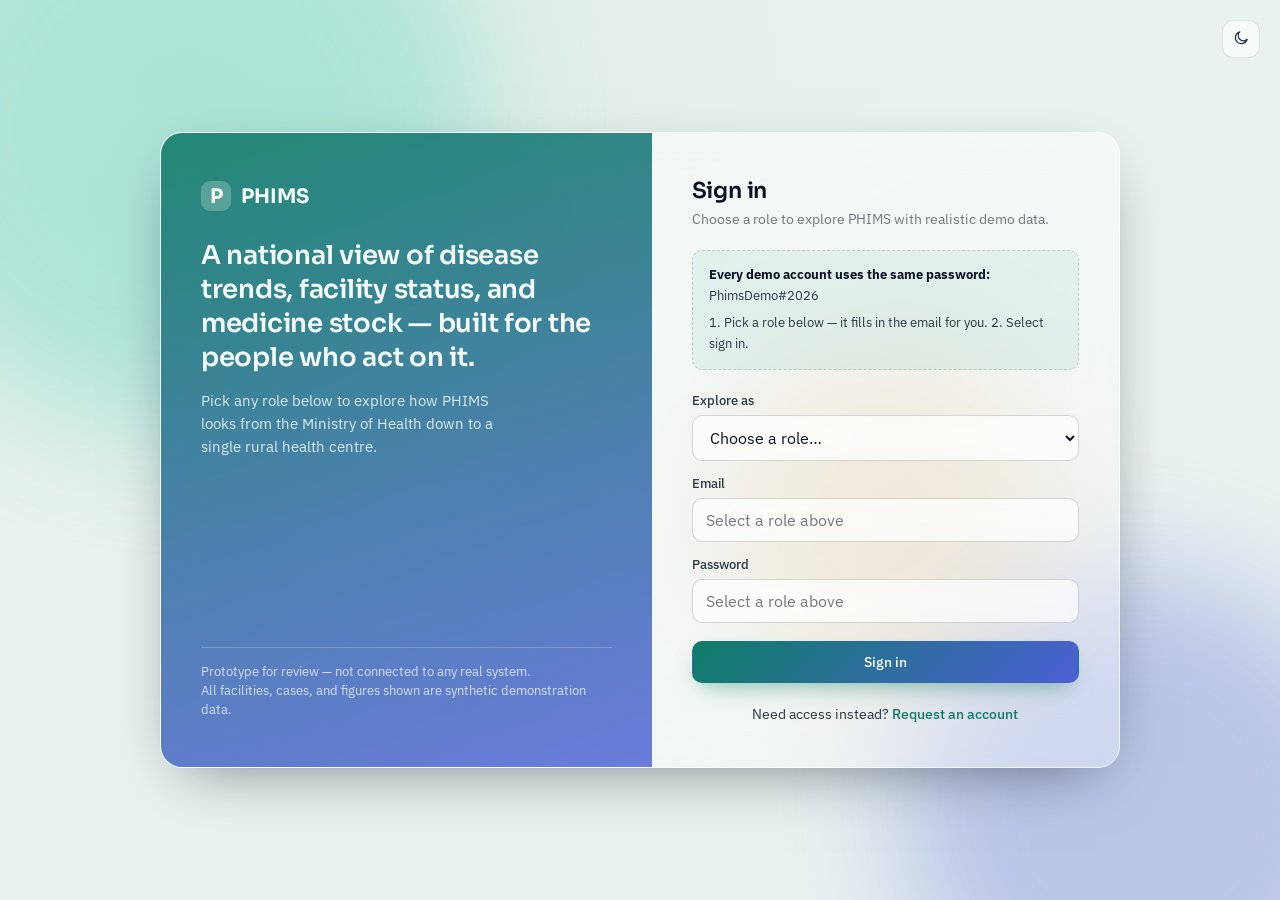
<file: index.html>
<!doctype html>
<html lang="en">
<head>
<meta charset="utf-8" />
<meta name="viewport" content="width=device-width, initial-scale=1" />
<title>Sign in — PHIMS</title>
<meta name="description" content="PHIMS prototype — demo sign-in. Synthetic data only." />
<link rel="icon" href="data:," />
<link rel="stylesheet" href="css/styles.css" />
</head>
<body>
<div class="field"><div class="blob a"></div><div class="blob b"></div><div class="blob c"></div></div>

<button class="icon-btn theme-toggle-floating" id="themeFloat" type="button" aria-label="Toggle dark mode">
  <span id="themeFloatIcon"></span>
</button>

<main class="auth-shell">
  <div class="auth-card glass-hero">
    <section class="auth-side">
      <div>
        <div class="wordmark">
          <span style="width:30px;height:30px;border-radius:9px;background:rgba(255,255,255,0.22);display:grid;place-items:center;">P</span>
          PHIMS
        </div>
        <h1>A national view of disease trends, facility status, and medicine stock — built for the people who act on it.</h1>
        <p class="lede">Pick any role below to explore how PHIMS looks from the Ministry of Health down to a single rural health centre.</p>
      </div>
      <div class="stamp">
        Prototype for review — not connected to any real system.<br />
        All facilities, cases, and figures shown are synthetic demonstration data.
      </div>
    </section>

    <section class="auth-form-pane">
      <div>
        <h2>Sign in</h2>
        <p class="sub">Choose a role to explore PHIMS with realistic demo data.</p>
      </div>

      <div class="demo-box">
        <strong>Every demo account uses the same password:</strong> PhimsDemo#2026
        <div class="steps">1. Pick a role below — it fills in the email for you. 2. Select sign in.</div>
      </div>

      <div id="bannerError" class="banner banner-error">
        <span id="bannerErrorIcon"></span>
        <span id="bannerErrorText"></span>
      </div>

      <form id="credStep">
        <div class="field-group" style="margin-bottom:14px;">
          <label for="roleSelect">Explore as</label>
          <select id="roleSelect" required>
            <option value="" disabled selected>Choose a role…</option>
          </select>
        </div>
        <div class="field-group" style="margin-bottom:14px;">
          <label for="email">Email</label>
          <input id="email" type="email" placeholder="Select a role above" autocomplete="username" />
        </div>
        <div class="field-group" style="margin-bottom:18px;">
          <label for="password">Password</label>
          <input id="password" type="password" placeholder="Select a role above" autocomplete="current-password" />
        </div>
        <button type="submit" class="btn btn-primary btn-block">Sign in</button>
      </form>

      <form id="mfaStep" style="display:none;">
        <div class="demo-box" style="margin-bottom:14px;">
          This role requires a verification code. Demo code: <strong>123456</strong>
        </div>
        <div class="field-group" style="margin-bottom:18px;">
          <label for="mfaCode">6-digit code</label>
          <input id="mfaCode" type="text" inputmode="numeric" maxlength="6" placeholder="123456" autocomplete="one-time-code" />
        </div>
        <button type="submit" class="btn btn-primary btn-block">Verify and continue</button>
        <button type="button" class="btn btn-ghost btn-block" id="mfaBack" style="margin-top:10px;">Back</button>
      </form>

      <p class="auth-footer-link">Need access instead? <a href="signup.html">Request an account</a></p>
    </section>
  </div>
</main>

<script src="js/data.js"></script>
<script src="js/icons.js"></script>
<script src="js/theme.js"></script>
<script src="js/auth.js"></script>
<script src="js/login.js"></script>
</body>
</html>
</file>
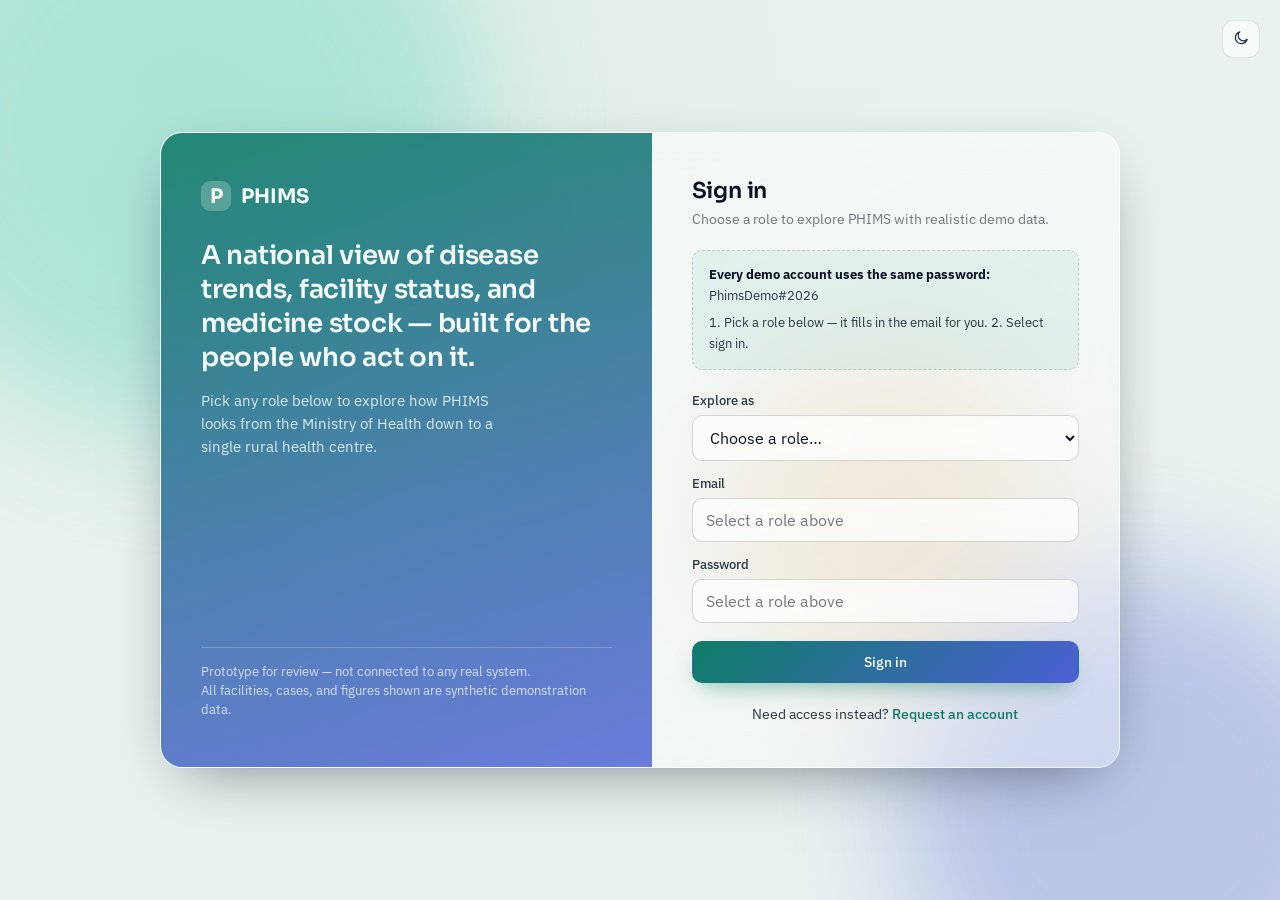
<file: app.html>
<!doctype html>
<html lang="en">
<head>
<meta charset="utf-8" />
<meta name="viewport" content="width=device-width, initial-scale=1" />
<title>PHIMS</title>
<link rel="icon" href="data:," />
<link rel="stylesheet" href="css/styles.css" />
</head>
<body>
<div class="field"></div>

<div class="app-shell" id="appShell">
  <nav class="nav-rail" id="navRail">
    <div class="nav-brand">
      <span class="mark">P</span>
      <span class="word">PHIMS</span>
    </div>
    <div id="navLinks"></div>
    <div class="nav-spacer"></div>
    <div class="nav-foot">
      <div class="nav-scope" id="navScope"></div>
      <button class="collapse-btn" id="collapseBtn" type="button">
        <span id="collapseIcon"></span>
        <span id="collapseLabel">Collapse</span>
      </button>
    </div>
  </nav>

  <div class="main-col">
    <header class="topbar">
      <button class="icon-btn" id="mobileMenuBtn" type="button" aria-label="Open menu" style="display:none;">
        <span id="mobileMenuIcon"></span>
      </button>
      <span class="chip scope-chip" id="scopeChip"></span>
      <div class="search">
        <span id="searchIcon"></span>
        <input type="text" id="globalSearch" placeholder="Search facilities, cases, reports…" />
      </div>
      <div class="topbar-spacer"></div>
      <button class="theme-switch" id="themeSwitch" type="button" aria-label="Toggle dark mode">
        <span id="themeSwitchIconLeft" style="display:flex;"></span>
        <span class="track"><span class="thumb"></span></span>
        <span id="themeSwitchIconRight" style="display:flex;"></span>
      </button>
      <button class="icon-btn" id="logoutBtn" type="button" aria-label="Sign out">
        <span id="logoutIcon"></span>
      </button>
      <div class="user-menu">
        <span class="avatar" id="userAvatar"></span>
        <span>
          <div class="u-name" id="userName"></div>
          <div class="u-role" id="userRole"></div>
        </span>
      </div>
    </header>

    <main class="content" id="viewRoot"></main>
  </div>
</div>

<div class="modal-backdrop" id="modalBackdrop">
  <div class="modal glass" id="modalBody"></div>
</div>
<div class="toast-stack" id="toastStack"></div>

<script src="js/data.js"></script>
<script src="js/icons.js"></script>
<script src="js/theme.js"></script>
<script src="js/auth.js"></script>
<script src="js/charts.js"></script>
<script src="js/views.js"></script>
<script src="js/app.js"></script>
</body>
</html>
</file>
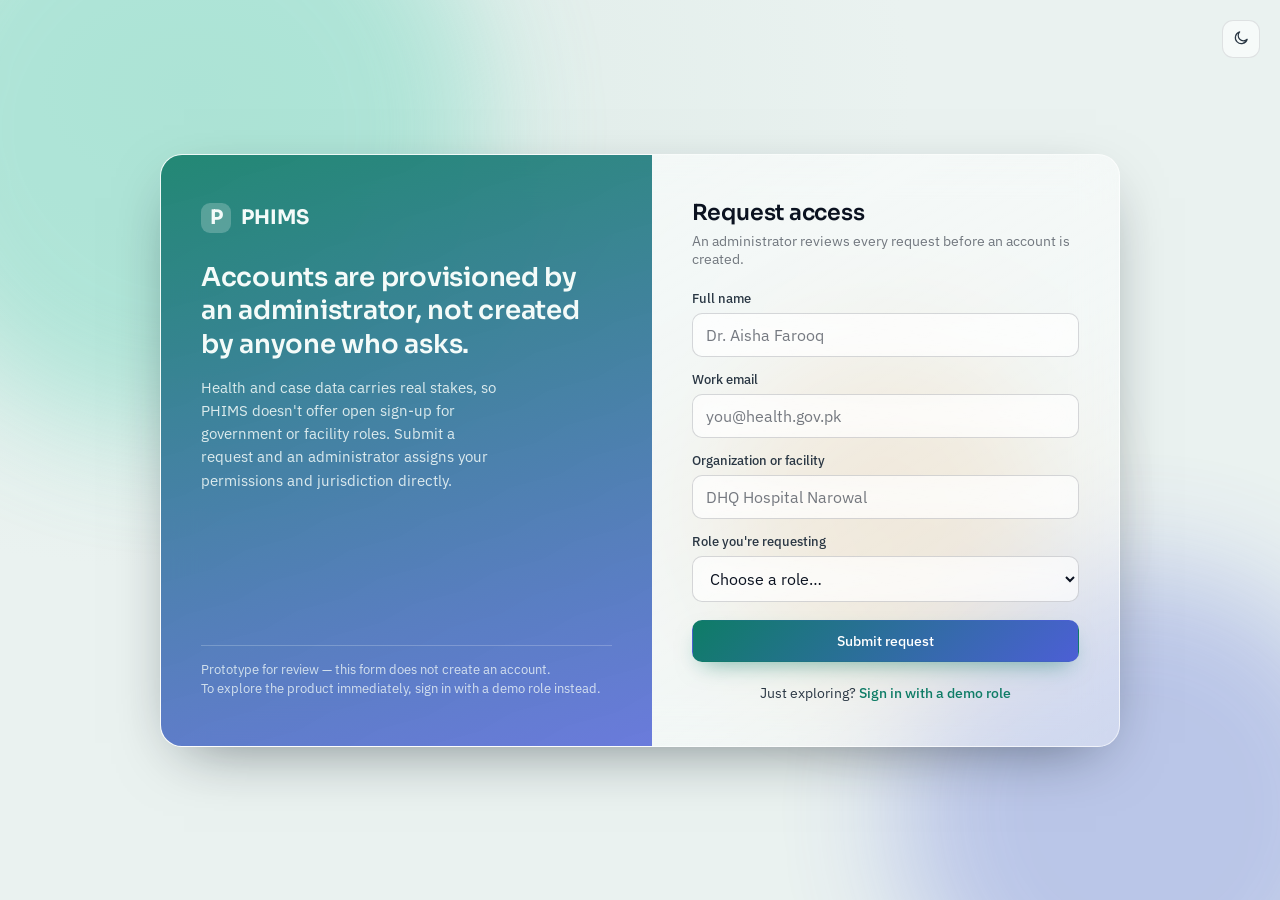
<file: signup.html>
<!doctype html>
<html lang="en">
<head>
<meta charset="utf-8" />
<meta name="viewport" content="width=device-width, initial-scale=1" />
<title>Request access — PHIMS</title>
<link rel="icon" href="data:," />
<link rel="stylesheet" href="css/styles.css" />
</head>
<body>
<div class="field"><div class="blob a"></div><div class="blob b"></div><div class="blob c"></div></div>

<button class="icon-btn theme-toggle-floating" id="themeFloat" type="button" aria-label="Toggle dark mode">
  <span id="themeFloatIcon"></span>
</button>

<main class="auth-shell">
  <div class="auth-card glass-hero">
    <section class="auth-side">
      <div>
        <div class="wordmark">
          <span style="width:30px;height:30px;border-radius:9px;background:rgba(255,255,255,0.22);display:grid;place-items:center;">P</span>
          PHIMS
        </div>
        <h1>Accounts are provisioned by an administrator, not created by anyone who asks.</h1>
        <p class="lede">Health and case data carries real stakes, so PHIMS doesn't offer open sign-up for government or facility roles. Submit a request and an administrator assigns your permissions and jurisdiction directly.</p>
      </div>
      <div class="stamp">
        Prototype for review — this form does not create an account.<br />
        To explore the product immediately, sign in with a demo role instead.
      </div>
    </section>

    <section class="auth-form-pane">
      <div>
        <h2>Request access</h2>
        <p class="sub">An administrator reviews every request before an account is created.</p>
      </div>

      <div id="successBanner" class="banner banner-success">
        <span id="successIcon"></span>
        <span>Request submitted. An administrator will review it and, if approved, send an invitation to the email you gave.</span>
      </div>

      <form id="requestForm">
        <div class="field-row" style="margin-bottom:14px;">
          <div class="field-group">
            <label for="fullName">Full name</label>
            <input id="fullName" type="text" placeholder="Dr. Aisha Farooq" required />
          </div>
        </div>
        <div class="field-group" style="margin-bottom:14px;">
          <label for="workEmail">Work email</label>
          <input id="workEmail" type="email" placeholder="you@health.gov.pk" required />
        </div>
        <div class="field-group" style="margin-bottom:14px;">
          <label for="org">Organization or facility</label>
          <input id="org" type="text" placeholder="DHQ Hospital Narowal" required />
        </div>
        <div class="field-group" style="margin-bottom:18px;">
          <label for="roleWanted">Role you're requesting</label>
          <select id="roleWanted" required>
            <option value="" disabled selected>Choose a role…</option>
          </select>
        </div>
        <button type="submit" class="btn btn-primary btn-block" id="submitBtn">Submit request</button>
      </form>

      <p class="auth-footer-link">Just exploring? <a href="index.html">Sign in with a demo role</a></p>
    </section>
  </div>
</main>

<script src="js/data.js"></script>
<script src="js/icons.js"></script>
<script src="js/theme.js"></script>
<script src="js/auth.js"></script>
<script src="js/signup.js"></script>
</body>
</html>
</file>
<file: css/styles.css>
@import url("https://fonts.googleapis.com/css2?family=Sora:wght@500;600;700&family=IBM+Plex+Sans:wght@400;500;600&family=IBM+Plex+Mono:wght@400;500&display=swap");

/* ======================================================================
   Tokens
   ====================================================================== */
:root {
  --font-display: "Sora", ui-sans-serif, system-ui, -apple-system, "Segoe UI", sans-serif;
  --font-body: "IBM Plex Sans", ui-sans-serif, system-ui, -apple-system, "Segoe UI", sans-serif;
  --font-mono: "IBM Plex Mono", ui-monospace, SFMono-Regular, Menlo, monospace;

  --teal-700: #0b6354;
  --teal-600: #0e7c66;
  --teal-400: #3fae92;
  --teal-300: #6fd9c0;
  --teal-200: #a9ecd9;

  --amber-600: #b5731f;
  --amber-500: #d98a2b;
  --amber-300: #f0bf7c;

  --rose-600: #a52d3c;
  --rose-500: #c23b4b;
  --rose-300: #e895a0;

  --indigo-500: #4c5fd5;
  --indigo-300: #a7b1ef;

  --radius-sm: 10px;
  --radius-md: 16px;
  --radius-lg: 22px;
  --shadow-ambient: 0 20px 60px -24px rgba(8, 20, 30, 0.55);

  --nav-w: 258px;
  --nav-w-collapsed: 84px;
  --topbar-h: 72px;

  color-scheme: light;
  --ink: #0b1220;
  --ink-soft: #2a3744;
  --paper-0: #dcebe7;
  --paper-1: #eaf2f0;
  --paper-2: #f6faf8;
  --line: rgba(11, 18, 32, 0.1);
  --line-strong: rgba(11, 18, 32, 0.16);

  --glass-nav-bg: rgba(255, 255, 255, 0.55);
  --glass-nav-border: rgba(255, 255, 255, 0.65);
  --glass-panel-bg: rgba(255, 255, 255, 0.46);
  --glass-panel-border: rgba(255, 255, 255, 0.6);
  --glass-hero-bg: linear-gradient(150deg, rgba(255, 255, 255, 0.62), rgba(255, 255, 255, 0.32));
  --glass-table-bg: rgba(255, 255, 255, 0.58);
  --glass-blur: blur(22px);
  --glass-blur-soft: blur(14px);

  --text-1: var(--ink);
  --text-2: var(--ink-soft);
  --text-3: rgba(11, 18, 32, 0.56);

  --blob-a: rgba(111, 217, 192, 0.55);
  --blob-b: rgba(76, 95, 213, 0.38);
  --blob-c: rgba(217, 138, 43, 0.28);
}

:root[data-theme="dark"] {
  color-scheme: dark;
  --ink: #e9f1ee;
  --ink-soft: #b9c7cf;
  --paper-0: #070c15;
  --paper-1: #0b1220;
  --paper-2: #121a2b;
  --line: rgba(233, 241, 238, 0.1);
  --line-strong: rgba(233, 241, 238, 0.18);

  --glass-nav-bg: rgba(14, 20, 34, 0.6);
  --glass-nav-border: rgba(255, 255, 255, 0.08);
  --glass-panel-bg: rgba(20, 28, 46, 0.5);
  --glass-panel-border: rgba(255, 255, 255, 0.08);
  --glass-hero-bg: linear-gradient(150deg, rgba(36, 48, 74, 0.55), rgba(20, 28, 46, 0.3));
  --glass-table-bg: rgba(16, 23, 38, 0.6);
  --glass-blur: blur(26px);
  --glass-blur-soft: blur(16px);

  --text-1: var(--ink);
  --text-2: var(--ink-soft);
  --text-3: rgba(233, 241, 238, 0.56);

  --blob-a: rgba(63, 174, 146, 0.4);
  --blob-b: rgba(76, 95, 213, 0.38);
  --blob-c: rgba(194, 59, 75, 0.22);
}

@media (prefers-color-scheme: dark) {
  :root:not([data-theme="light"]) {
    color-scheme: dark;
    --ink: #e9f1ee; --ink-soft: #b9c7cf;
    --paper-0: #070c15; --paper-1: #0b1220; --paper-2: #121a2b;
    --line: rgba(233, 241, 238, 0.1); --line-strong: rgba(233, 241, 238, 0.18);
    --glass-nav-bg: rgba(14, 20, 34, 0.6); --glass-nav-border: rgba(255, 255, 255, 0.08);
    --glass-panel-bg: rgba(20, 28, 46, 0.5); --glass-panel-border: rgba(255, 255, 255, 0.08);
    --glass-hero-bg: linear-gradient(150deg, rgba(36, 48, 74, 0.55), rgba(20, 28, 46, 0.3));
    --glass-table-bg: rgba(16, 23, 38, 0.6);
    --text-1: var(--ink); --text-2: var(--ink-soft); --text-3: rgba(233, 241, 238, 0.56);
    --blob-a: rgba(63, 174, 146, 0.4); --blob-b: rgba(76, 95, 213, 0.38); --blob-c: rgba(194, 59, 75, 0.22);
  }
  :root:not([data-theme="light"]) .theme-switch .thumb { transform: translateX(18px); }
}

/* ======================================================================
   Reset & base
   ====================================================================== */
* { box-sizing: border-box; }
html, body { height: 100%; }
body {
  margin: 0;
  font-family: var(--font-body);
  color: var(--text-1);
  background: var(--paper-1);
  -webkit-font-smoothing: antialiased;
  text-rendering: optimizeLegibility;
}
h1, h2, h3, h4 { font-family: var(--font-display); font-weight: 600; margin: 0; letter-spacing: -0.01em; }
p { margin: 0; }
a { color: inherit; }
button, input, select { font-family: inherit; font-size: inherit; color: inherit; }
::selection { background: var(--teal-300); color: var(--ink); }

:focus-visible {
  outline: 2px solid var(--teal-500, var(--teal-600));
  outline-offset: 2px;
  border-radius: 6px;
}

@media (prefers-reduced-motion: reduce) {
  *, *::before, *::after { animation-duration: 0.01ms !important; animation-iteration-count: 1 !important; transition-duration: 0.01ms !important; }
}

/* ======================================================================
   Background field (ambient gradient, used on auth + as app backdrop)
   ====================================================================== */
.field {
  position: fixed; inset: 0; z-index: -1; overflow: hidden;
  background: radial-gradient(1200px 800px at 15% 10%, var(--paper-0), var(--paper-1) 60%);
}
.field .blob { position: absolute; border-radius: 50%; filter: blur(60px); opacity: 0.8; }
.field .blob.a { width: 48vw; height: 48vw; background: var(--blob-a); top: -14vw; left: -10vw; animation: drift-a 34s ease-in-out infinite; }
.field .blob.b { width: 38vw; height: 38vw; background: var(--blob-b); bottom: -12vw; right: -8vw; animation: drift-b 40s ease-in-out infinite; }
.field .blob.c { width: 26vw; height: 26vw; background: var(--blob-c); top: 38%; right: 18%; animation: drift-c 28s ease-in-out infinite; }
@keyframes drift-a { 0%,100% { transform: translate(0,0) scale(1);} 50% { transform: translate(4vw, 3vw) scale(1.08);} }
@keyframes drift-b { 0%,100% { transform: translate(0,0) scale(1);} 50% { transform: translate(-3vw, -4vw) scale(1.05);} }
@keyframes drift-c { 0%,100% { transform: translate(0,0) scale(1);} 50% { transform: translate(-2vw, 3vw) scale(0.95);} }

/* ======================================================================
   Glass surfaces
   ====================================================================== */
.glass {
  background: var(--glass-panel-bg);
  border: 1px solid var(--glass-panel-border);
  backdrop-filter: var(--glass-blur);
  -webkit-backdrop-filter: var(--glass-blur);
  border-radius: var(--radius-md);
  box-shadow: var(--shadow-ambient);
}
.glass-soft {
  background: var(--glass-table-bg);
  border: 1px solid var(--line);
  backdrop-filter: var(--glass-blur-soft);
  -webkit-backdrop-filter: var(--glass-blur-soft);
  border-radius: var(--radius-md);
}
.glass-hero {
  background: var(--glass-hero-bg);
  border: 1px solid var(--glass-panel-border);
  backdrop-filter: var(--glass-blur);
  -webkit-backdrop-filter: var(--glass-blur);
  border-radius: var(--radius-lg);
  box-shadow: var(--shadow-ambient);
}

/* ======================================================================
   Auth screens
   ====================================================================== */
.auth-shell { min-height: 100vh; display: grid; place-items: center; padding: 24px; }
.auth-card {
  width: min(960px, 100%);
  display: grid; grid-template-columns: 1.05fr 1fr;
  border-radius: var(--radius-lg);
  overflow: hidden;
}
.auth-card > * { min-width: 0; }
.auth-side {
  padding: 48px 40px;
  display: flex; flex-direction: column; justify-content: space-between;
  background: linear-gradient(165deg, rgba(14, 124, 102, 0.9), rgba(76, 95, 213, 0.82));
  color: #f4fbf9;
  position: relative;
}
.auth-side .wordmark { display: flex; align-items: center; gap: 10px; font-family: var(--font-display); font-weight: 700; font-size: 20px; }
.auth-side h1 { font-size: 26px; line-height: 1.3; margin-top: 28px; }
.auth-side p.lede { margin-top: 14px; font-size: 14.5px; line-height: 1.6; color: rgba(244, 251, 249, 0.86); max-width: 34ch; }
.auth-side .stamp { font-size: 12.5px; color: rgba(244, 251, 249, 0.78); border-top: 1px solid rgba(244, 251, 249, 0.22); padding-top: 14px; line-height: 1.5; }

.auth-form-pane { padding: 44px 40px; display: flex; flex-direction: column; gap: 22px; }
.auth-form-pane h2 { font-size: 22px; }
.auth-form-pane .sub { color: var(--text-3); font-size: 13.5px; margin-top: 6px; }

.demo-box {
  border-radius: var(--radius-sm);
  border: 1px dashed var(--line-strong);
  padding: 14px 16px;
  font-size: 13px;
  color: var(--text-2);
  background: color-mix(in oklab, var(--teal-400) 10%, transparent);
  line-height: 1.6;
}
.demo-box strong { color: var(--text-1); }
.demo-box .steps { margin-top: 6px; }

.role-select { display: flex; flex-direction: column; gap: 8px; }
.role-select select { width: 100%; }

.field-group { display: flex; flex-direction: column; gap: 6px; }
.field-group label { font-size: 13px; font-weight: 500; color: var(--text-2); }
.field-group input, .field-group select {
  width: 100%; min-width: 0;
  padding: 11px 13px; border-radius: var(--radius-sm);
  border: 1px solid var(--line-strong);
  background: var(--glass-table-bg);
  backdrop-filter: var(--glass-blur-soft);
  color: var(--text-1);
}
.field-group input::placeholder { color: var(--text-3); }
.field-row { display: flex; gap: 12px; }
.field-row > * { flex: 1; }

.btn {
  display: inline-flex; align-items: center; justify-content: center; gap: 8px;
  padding: 11px 18px; border-radius: var(--radius-sm);
  border: 1px solid transparent; cursor: pointer;
  font-weight: 500; font-size: 14px; white-space: nowrap;
  transition: transform 0.15s ease, box-shadow 0.15s ease, background 0.15s ease;
}
.btn:active { transform: translateY(1px); }
.btn-primary { background: linear-gradient(135deg, var(--teal-600), var(--indigo-500)); color: #fff; box-shadow: 0 10px 24px -10px rgba(14, 124, 102, 0.6); }
.btn-primary:hover { box-shadow: 0 14px 30px -10px rgba(14, 124, 102, 0.7); }
.btn-ghost { background: transparent; border-color: var(--line-strong); color: var(--text-1); }
.btn-ghost:hover { background: var(--glass-panel-bg); }
.btn-sm { padding: 7px 12px; font-size: 13px; border-radius: 9px; }
.btn-block { width: 100%; }
.btn[disabled] { opacity: 0.55; cursor: not-allowed; }

.auth-footer-link { font-size: 13.5px; color: var(--text-2); text-align: center; }
.auth-footer-link a { color: var(--teal-600); font-weight: 500; text-decoration: none; }
:root[data-theme="dark"] .auth-footer-link a { color: var(--teal-300); }

.banner {
  border-radius: var(--radius-sm); padding: 12px 14px; font-size: 13.5px; line-height: 1.5;
  display: none; gap: 8px; align-items: flex-start;
}
.banner.show { display: flex; }
.banner-error { background: color-mix(in oklab, var(--rose-500) 16%, transparent); border: 1px solid color-mix(in oklab, var(--rose-500) 40%, transparent); color: var(--rose-600); }
.banner-success { background: color-mix(in oklab, var(--teal-500,var(--teal-600)) 16%, transparent); border: 1px solid color-mix(in oklab, var(--teal-600) 40%, transparent); color: var(--teal-700); }
:root[data-theme="dark"] .banner-error { color: var(--rose-300); }
:root[data-theme="dark"] .banner-success { color: var(--teal-300); }

.chip { display: inline-flex; align-items: center; gap: 6px; padding: 4px 10px; border-radius: 999px; font-size: 12.5px; font-weight: 500; background: var(--glass-table-bg); border: 1px solid var(--line); color: var(--text-2); }
.theme-toggle-floating { position: fixed; top: 20px; right: 20px; z-index: 5; }

/* ======================================================================
   App shell
   ====================================================================== */
.app-shell { display: grid; grid-template-columns: var(--nav-w) 1fr; min-height: 100vh; }
.app-shell.collapsed { grid-template-columns: var(--nav-w-collapsed) 1fr; }

.nav-rail {
  background: var(--glass-nav-bg);
  border-right: 1px solid var(--glass-nav-border);
  backdrop-filter: var(--glass-blur);
  -webkit-backdrop-filter: var(--glass-blur);
  display: flex; flex-direction: column;
  padding: 18px 14px; gap: 6px;
  position: sticky; top: 0; height: 100vh; overflow-y: auto;
}
.nav-brand { display: flex; align-items: center; gap: 10px; padding: 8px 10px 18px; }
.nav-brand .mark { width: 34px; height: 34px; border-radius: 10px; background: linear-gradient(135deg, var(--teal-600), var(--indigo-500)); display: grid; place-items: center; color: #fff; font-family: var(--font-display); font-weight: 700; font-size: 14px; flex-shrink: 0; }
.nav-brand .word { font-family: var(--font-display); font-weight: 700; font-size: 17px; white-space: nowrap; overflow: hidden; }
.collapsed .nav-brand .word, .collapsed .nav-label, .collapsed .nav-scope { display: none; }

.nav-link {
  display: flex; align-items: center; gap: 12px;
  padding: 10px 12px; border-radius: var(--radius-sm);
  color: var(--text-2); text-decoration: none; font-size: 13.5px; font-weight: 500;
  cursor: pointer; border: 1px solid transparent;
  transition: background 0.15s ease, color 0.15s ease;
}
.nav-link svg { width: 18px; height: 18px; flex-shrink: 0; }
.nav-link:hover { background: var(--glass-table-bg); color: var(--text-1); }
.nav-link.active { background: color-mix(in oklab, var(--teal-500,var(--teal-600)) 16%, transparent); border-color: color-mix(in oklab, var(--teal-600) 30%, transparent); color: var(--text-1); }
.nav-link.active svg { color: var(--teal-600); }
:root[data-theme="dark"] .nav-link.active svg { color: var(--teal-300); }

.nav-spacer { flex: 1; }
.nav-foot { border-top: 1px solid var(--line); padding-top: 12px; margin-top: 8px; }
.nav-scope { font-size: 11.5px; color: var(--text-3); padding: 0 10px 8px; line-height: 1.5; }
.collapse-btn { display: flex; align-items: center; justify-content: center; gap: 8px; width: 100%; padding: 8px; border-radius: var(--radius-sm); border: 1px solid var(--line); background: transparent; color: var(--text-3); cursor: pointer; font-size: 12px; }
.collapse-btn:hover { background: var(--glass-table-bg); color: var(--text-1); }

.main-col { display: flex; flex-direction: column; min-width: 0; }
.topbar {
  height: var(--topbar-h); position: sticky; top: 0; z-index: 3;
  display: flex; align-items: center; gap: 16px; padding: 0 28px;
  background: var(--glass-panel-bg); border-bottom: 1px solid var(--line);
  backdrop-filter: var(--glass-blur-soft); -webkit-backdrop-filter: var(--glass-blur-soft);
}
.topbar .scope-chip { font-weight: 500; }
.topbar .search { flex: 1; max-width: 360px; position: relative; }
.topbar .search input { width: 100%; padding: 9px 12px 9px 34px; border-radius: 999px; border: 1px solid var(--line-strong); background: var(--glass-table-bg); font-size: 13px; }
.topbar .search svg { position: absolute; left: 11px; top: 50%; transform: translateY(-50%); width: 15px; height: 15px; color: var(--text-3); }
.topbar-spacer { flex: 1; }
.icon-btn { width: 38px; height: 38px; border-radius: 11px; border: 1px solid var(--line); background: var(--glass-table-bg); display: grid; place-items: center; cursor: pointer; color: var(--text-2); }
.icon-btn:hover { color: var(--text-1); }
.icon-btn svg { width: 17px; height: 17px; }

.theme-switch { display: inline-flex; align-items: center; gap: 8px; border: 1px solid var(--line); border-radius: 999px; padding: 4px; background: var(--glass-table-bg); cursor: pointer; }
.theme-switch .track { width: 40px; height: 22px; border-radius: 999px; background: var(--line-strong); position: relative; transition: background 0.2s ease; }
.theme-switch .thumb { position: absolute; top: 2px; left: 2px; width: 18px; height: 18px; border-radius: 50%; background: linear-gradient(135deg, var(--teal-600), var(--indigo-500)); transition: transform 0.2s ease; }
:root[data-theme="dark"] .theme-switch .thumb { transform: translateX(18px); }

.user-menu { display: flex; align-items: center; gap: 10px; cursor: pointer; padding: 5px 10px 5px 5px; border-radius: 999px; border: 1px solid var(--line); background: var(--glass-table-bg); }
.avatar { width: 28px; height: 28px; border-radius: 50%; background: linear-gradient(135deg, var(--amber-500), var(--rose-500)); display: grid; place-items: center; color: #fff; font-size: 12px; font-weight: 600; font-family: var(--font-display); }
.user-menu .u-name { font-size: 13px; font-weight: 500; }
.user-menu .u-role { font-size: 11px; color: var(--text-3); }

.content { padding: 28px; display: flex; flex-direction: column; gap: 22px; max-width: 1360px; width: 100%; margin: 0 auto; }

/* ======================================================================
   Page header / KPI strip / generic cards
   ====================================================================== */
.page-head { display: flex; align-items: flex-end; justify-content: space-between; gap: 16px; flex-wrap: wrap; }
.page-head h1 { font-size: 23px; }
.page-head .sub { color: var(--text-3); font-size: 13.5px; margin-top: 4px; }
.page-head .actions { display: flex; gap: 10px; }

.greet { display: flex; align-items: flex-end; justify-content: space-between; flex-wrap: wrap; gap: 10px; }
.greet h1 { font-size: 25px; }
.greet .date { font-size: 13px; color: var(--text-3); }
.demo-banner { font-size: 12px; color: var(--text-3); display: flex; align-items: center; gap: 6px; }
.demo-banner .dot { width: 6px; height: 6px; border-radius: 50%; background: var(--amber-500); }

.kpi-strip { display: grid; grid-template-columns: repeat(6, 1fr); gap: 14px; }
.kpi-strip .kpi-lg { grid-column: span 2; }
.kpi-strip .kpi-sm { grid-column: span 1; }
.kpi {
  padding: 18px 20px; display: flex; flex-direction: column; gap: 6px;
  border-top: 3px solid var(--teal-600);
}
.kpi.warn { border-top-color: var(--amber-500); }
.kpi.danger { border-top-color: var(--rose-500); }
.kpi.info { border-top-color: var(--indigo-500); }
.kpi .label { font-size: 12.5px; color: var(--text-3); }
.kpi .value { font-family: var(--font-display); font-size: 27px; font-weight: 700; }
.kpi .delta { font-size: 12px; color: var(--text-3); }
.kpi .delta.up { color: var(--rose-600); }
.kpi .delta.down { color: var(--teal-600); }
:root[data-theme="dark"] .kpi .delta.up { color: var(--rose-300); }
:root[data-theme="dark"] .kpi .delta.down { color: var(--teal-300); }

.grid-2 { display: grid; grid-template-columns: 1.3fr 1fr; gap: 16px; }
.grid-3 { display: grid; grid-template-columns: repeat(3, 1fr); gap: 16px; }
.panel { padding: 20px; }
.panel .panel-head { display: flex; align-items: center; justify-content: space-between; margin-bottom: 14px; }
.panel .panel-head h3 { font-size: 14.5px; }
.panel .panel-head .meta { font-size: 12px; color: var(--text-3); }

/* ======================================================================
   Tables / badges / filters
   ====================================================================== */
.filter-bar { display: flex; flex-wrap: wrap; gap: 10px; align-items: center; }
.filter-bar select, .filter-bar input { padding: 8px 11px; border-radius: 9px; border: 1px solid var(--line-strong); background: var(--glass-table-bg); font-size: 13px; }
.filter-bar .spacer { flex: 1; }
.filter-count { font-size: 12.5px; color: var(--text-3); }

.table-wrap { overflow-x: auto; border-radius: var(--radius-md); }
table.data { width: 100%; border-collapse: collapse; font-size: 13.5px; }
table.data th { text-align: left; font-weight: 500; color: var(--text-3); font-size: 12px; padding: 10px 14px; border-bottom: 1px solid var(--line); white-space: nowrap; }
table.data td { padding: 11px 14px; border-bottom: 1px solid var(--line); vertical-align: middle; }
table.data tbody tr:hover { background: color-mix(in oklab, var(--teal-400) 7%, transparent); }
table.data tbody tr:last-child td { border-bottom: none; }
.num, .mono { font-family: var(--font-mono); font-variant-numeric: tabular-nums; }

.badge { display: inline-flex; align-items: center; gap: 5px; padding: 3px 10px; border-radius: 999px; font-size: 11.5px; font-weight: 500; border: 1px solid transparent; white-space: nowrap; }
.badge-dot { width: 6px; height: 6px; border-radius: 50%; }
.badge-ok { background: color-mix(in oklab, var(--teal-600) 15%, transparent); color: var(--teal-700); border-color: color-mix(in oklab, var(--teal-600) 30%, transparent); }
.badge-warn { background: color-mix(in oklab, var(--amber-500) 18%, transparent); color: var(--amber-600); border-color: color-mix(in oklab, var(--amber-500) 32%, transparent); }
.badge-danger { background: color-mix(in oklab, var(--rose-500) 16%, transparent); color: var(--rose-600); border-color: color-mix(in oklab, var(--rose-500) 32%, transparent); }
.badge-neutral { background: var(--glass-table-bg); color: var(--text-2); border-color: var(--line); }
:root[data-theme="dark"] .badge-ok { color: var(--teal-200); }
:root[data-theme="dark"] .badge-warn { color: var(--amber-300); }
:root[data-theme="dark"] .badge-danger { color: var(--rose-300); }

.empty-state { padding: 44px 20px; text-align: center; color: var(--text-3); font-size: 13.5px; }

/* ======================================================================
   Alert cards
   ====================================================================== */
.alert-card { padding: 16px 18px; display: flex; gap: 14px; align-items: flex-start; }
.alert-sev { width: 8px; align-self: stretch; border-radius: 6px; flex-shrink: 0; }
.alert-sev.High { background: var(--rose-500); }
.alert-sev.Medium { background: var(--amber-500); }
.alert-sev.Low { background: var(--indigo-500); }
.alert-body { flex: 1; display: flex; flex-direction: column; gap: 5px; }
.alert-body .top { display: flex; justify-content: space-between; gap: 10px; align-items: baseline; flex-wrap: wrap; }
.alert-body h4 { font-size: 14px; }
.alert-body .evidence { font-size: 13px; color: var(--text-2); line-height: 1.5; }
.alert-body .meta-row { display: flex; gap: 14px; flex-wrap: wrap; font-size: 12px; color: var(--text-3); }
.alert-actions { display: flex; gap: 8px; margin-top: 6px; }

/* ======================================================================
   Modal
   ====================================================================== */
.modal-backdrop { position: fixed; inset: 0; background: rgba(5, 10, 18, 0.5); backdrop-filter: blur(4px); display: none; align-items: center; justify-content: center; z-index: 20; padding: 20px; }
.modal-backdrop.show { display: flex; }
.modal { width: min(480px, 100%); padding: 24px; display: flex; flex-direction: column; gap: 14px; }
.modal h3 { font-size: 16px; }
.modal .modal-foot { display: flex; justify-content: flex-end; gap: 10px; margin-top: 6px; }

/* ======================================================================
   Toast
   ====================================================================== */
.toast-stack { position: fixed; bottom: 22px; right: 22px; display: flex; flex-direction: column; gap: 10px; z-index: 30; }
.toast { padding: 12px 16px; border-radius: var(--radius-sm); font-size: 13px; min-width: 240px; box-shadow: var(--shadow-ambient); animation: toast-in 0.25s ease; }
@keyframes toast-in { from { opacity: 0; transform: translateY(8px); } to { opacity: 1; transform: translateY(0); } }

/* ======================================================================
   Map (hand-drawn, offline)
   ====================================================================== */
.map-wrap { position: relative; }
.map-wrap svg { width: 100%; height: auto; display: block; }
.map-province { fill: var(--glass-table-bg); stroke: var(--line-strong); stroke-width: 1; }
.map-marker circle.pulse { animation: pulse 2.4s ease-out infinite; }
@keyframes pulse { 0% { opacity: 0.5; transform: scale(0.6); } 70% { opacity: 0; transform: scale(2.4); } 100% { opacity: 0; } }
.map-legend { display: flex; gap: 16px; margin-top: 10px; font-size: 12px; color: var(--text-3); flex-wrap: wrap; }
.map-legend span { display: inline-flex; align-items: center; gap: 6px; }
.map-legend i { width: 8px; height: 8px; border-radius: 50%; display: inline-block; }

/* ======================================================================
   Responsive
   ====================================================================== */
@media (max-width: 1080px) {
  .kpi-strip { grid-template-columns: repeat(3, 1fr); }
  .kpi-strip .kpi-lg { grid-column: span 3; }
  .grid-2, .grid-3 { grid-template-columns: 1fr; }
}
@media (max-width: 860px) {
  .app-shell, .app-shell.collapsed { grid-template-columns: 1fr; }
  .nav-rail { position: fixed; z-index: 10; left: 0; top: 0; transform: translateX(-100%); transition: transform 0.2s ease; width: 258px; }
  .nav-rail.open { transform: translateX(0); }
  .kpi-strip { grid-template-columns: repeat(2, 1fr); }
  .kpi-strip .kpi-lg { grid-column: span 2; }
  .auth-card { grid-template-columns: 1fr; }
  .auth-side { display: none; }
}
@media (max-width: 520px) {
  .kpi-strip { grid-template-columns: 1fr 1fr; }
  .content { padding: 18px; }
  .topbar { padding: 0 16px; }
}
</file>
